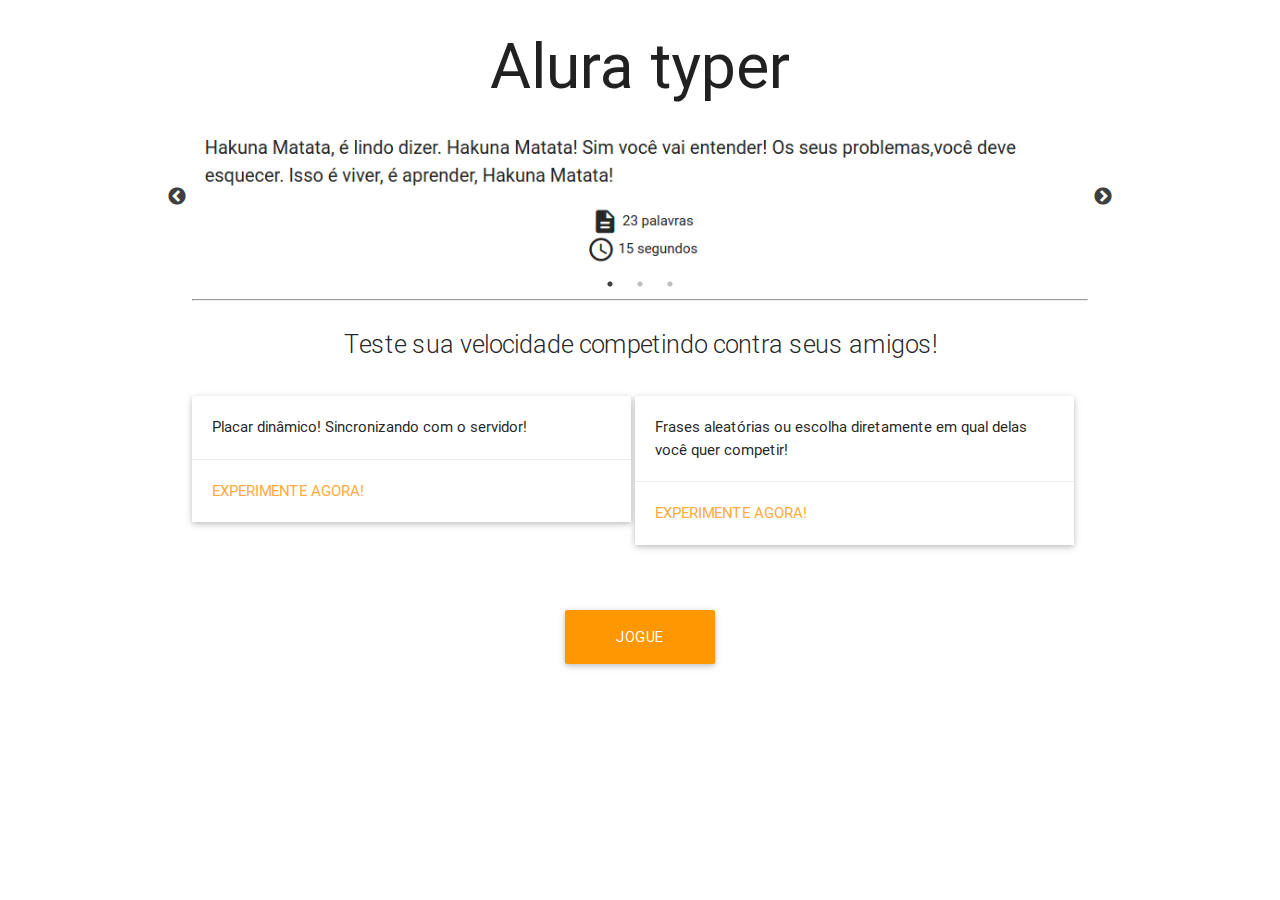
<file: public/index.html>
<!DOCTYPE html>
<html lang="en">
<head>
    <meta charset="UTF-8">
    <title>Alura Typer</title>

    <link rel="stylesheet" href="css/libs/materialize.min.css">
    <link href="css/libs/google-fonts.css" rel="stylesheet">
    <link rel="stylesheet" type="text/css" href="slick/slick.css"/>
    <link rel="stylesheet" type="text/css" href="slick/slick-theme.css"/>
    <link href="css/index.css" rel="stylesheet">
</head>
<body>
    <section class="container">
        <h1 class="center titulo header">Alura typer</h1>
        <div class="slider">
            <img src="img/slide1.png" class="imagem-jogo">
            <img src="img/slide2.png" class="imagem-jogo">
            <img src="img/slide3.png" class="imagem-jogo">
        </div>
        <hr>
        <p class="flow-text center">Teste sua velocidade competindo contra seus amigos!</p>
        <div class="card">
           <div class="card-image">
             <!-- <img src="images/sample-1.jpg"> -->
           </div>
           <div class="card-content">
             <p>Placar dinâmico! Sincronizando com o servidor!</p>
           </div>
           <div class="card-action">
             <a href="principal.html">Experimente agora!</a>
           </div>
         </div>
         <div class="card">
           <div class="card-image">
             <!-- <img src="img/sl.jpg"> -->
           </div>
           <div class="card-content">
             <p>Frases aleatórias ou escolha diretamente em qual delas você quer competir!</p>
           </div>
           <div class="card-action">
             <a href="principal.html">Experimente agora!</a>
           </div>
         </div>

         <a class="waves-effect waves-light btn-large orange" id="botao-jogue" href="principal.html">Jogue agora!</a>

    </section>

    <script src="js/jquery.js"></script>
    <script src="slick/slick.min.js"></script>
    <script src="js/slider.js"></script>

</body>
</html>
</file>
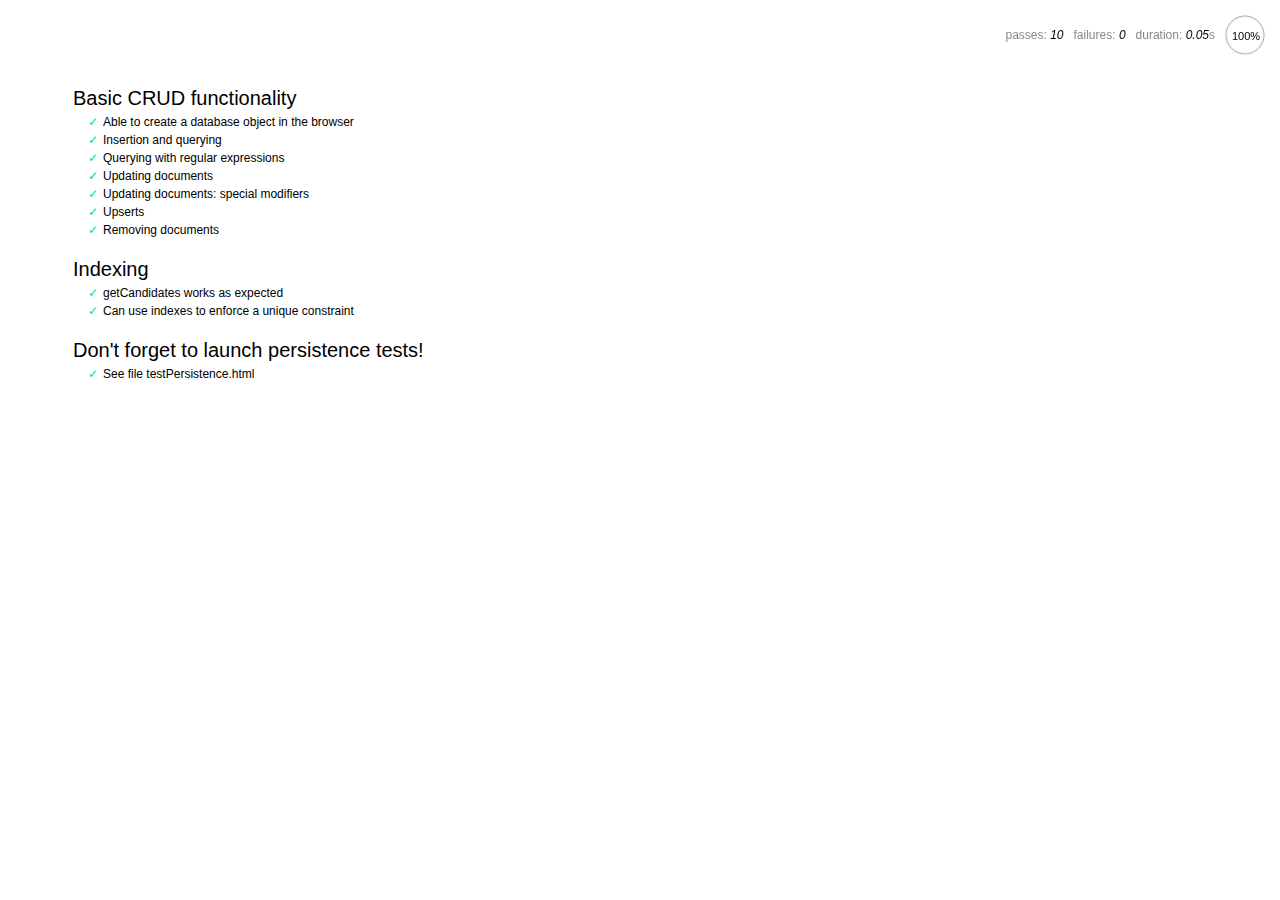
<file: servidor/node_modules/nedb/browser-version/test/index.html>
<!DOCTYPE html>
<html>
<head>
  <meta charset="utf-8">
  <title>Mocha tests for NeDB</title>
  <link rel="stylesheet" href="mocha.css">
</head>
<body>
  <div id="mocha"></div>
  <script src="jquery.min.js"></script>
  <script src="chai.js"></script>
  <script src="underscore.min.js"></script>
  <script src="mocha.js"></script>
  <script>mocha.setup('bdd')</script>
  <script src="../out/nedb.min.js"></script>
  <script src="localforage.js"></script>
  <script src="nedb-browser.js"></script>
  <script>
    mocha.checkLeaks();
    mocha.globals(['jQuery']);
    mocha.run();
  </script>
</body>
</html>
</file>
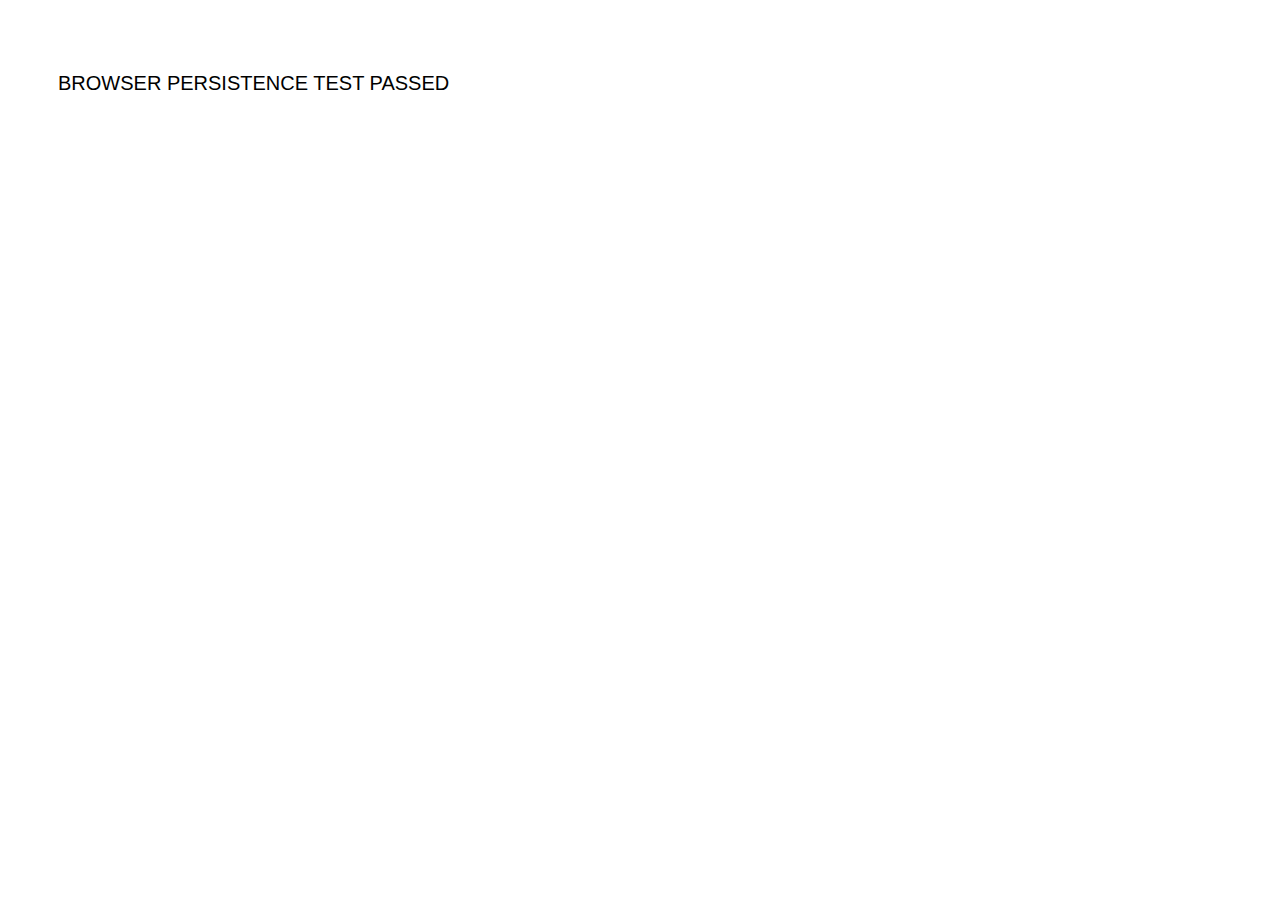
<file: servidor/node_modules/nedb/browser-version/test/testPersistence.html>
<!DOCTYPE html>
<html>
<head>
  <meta charset="utf-8">
  <title>Test NeDB persistence in the browser</title>
  <link rel="stylesheet" href="mocha.css">
</head>
<body>
  <div id="results"></div>
  <script src="../out/nedb.js"></script>
  <script src="./testPersistence.js"></script>
</body>
</html>
</file>
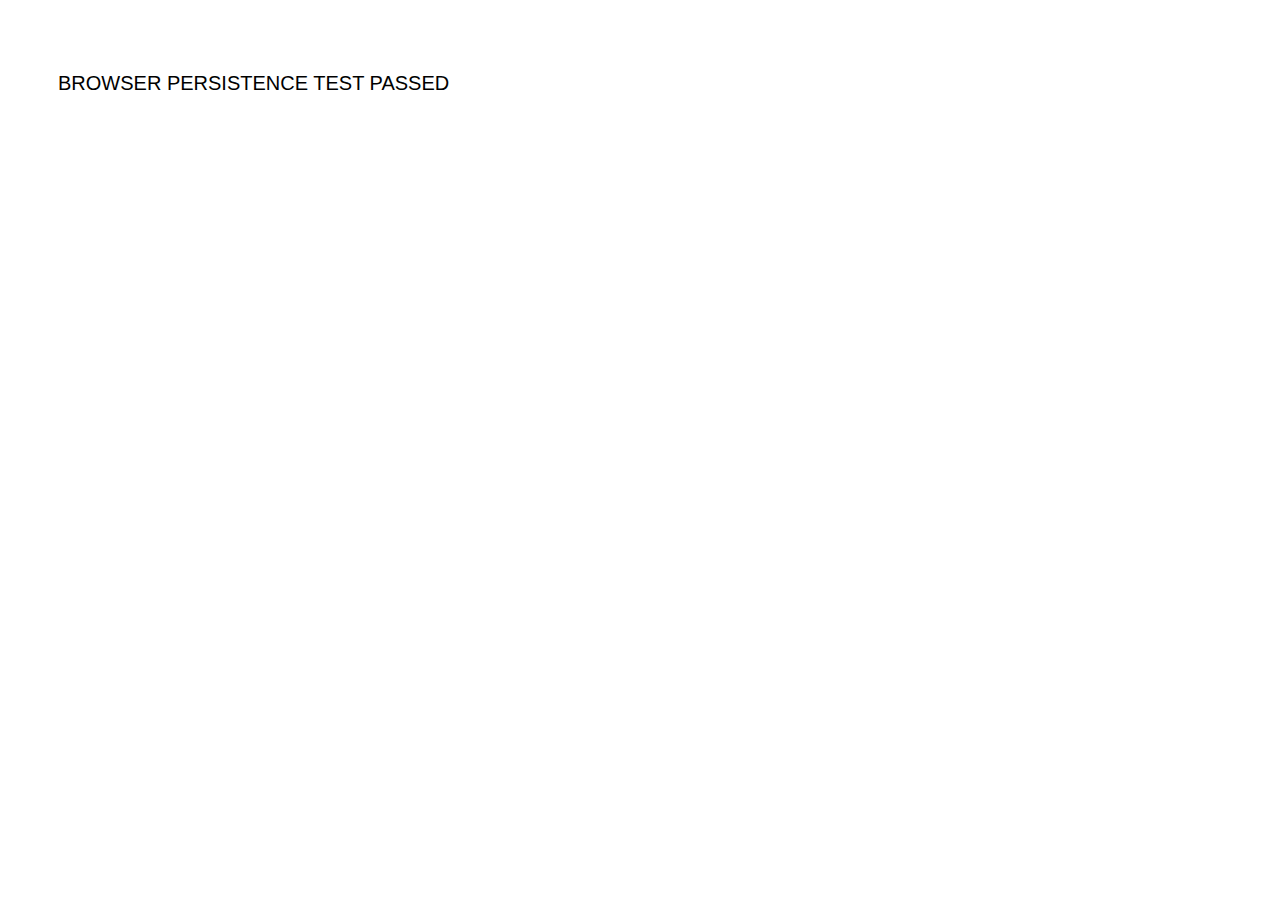
<file: servidor/node_modules/nedb/browser-version/test/testPersistence2.html>
<!DOCTYPE html>
<html>
<head>
  <meta charset="utf-8">
  <title>Test NeDB persistence in the browser - Results</title>
  <link rel="stylesheet" href="mocha.css">
</head>
<body>
  <div id="results"></div>
  <script src="jquery.min.js"></script>
  <script src="../out/nedb.js"></script>
  <script src="./testPersistence2.js"></script>
</body>
</html>
</file>
<file: public/css/libs/google-fonts.css>
/* fallback */
@font-face {
  font-family: 'Material Icons';
  font-style: normal;
  font-weight: 400;
  src: local('../../fonts/Material Icons'), local('../../fonts/MaterialIcons-Regular'), url(https://fonts.gstatic.com/s/materialicons/v17/2fcrYFNaTjcS6g4U3t-Y5ZjZjT5FdEJ140U2DJYC3mY.woff2) format('woff2');
}

.material-icons {
  font-family: 'Material Icons';
  font-weight: normal;
  font-style: normal;
  font-size: 24px;
  line-height: 1;
  letter-spacing: normal;
  text-transform: none;
  display: inline-block;
  white-space: nowrap;
  word-wrap: normal;
  direction: ltr;
  -webkit-font-feature-settings: 'liga';
  -webkit-font-smoothing: antialiased;
}
</file>
<file: servidor/node_modules/nedb/browser-version/test/mocha.css>
@charset "UTF-8";
body {
  font: 20px/1.5 "Helvetica Neue", Helvetica, Arial, sans-serif;
  padding: 60px 50px;
}

#mocha ul, #mocha li {
  margin: 0;
  padding: 0;
}

#mocha ul {
  list-style: none;
}

#mocha h1, #mocha h2 {
  margin: 0;
}

#mocha h1 {
  margin-top: 15px;
  font-size: 1em;
  font-weight: 200;
}

#mocha h1 a {
  text-decoration: none;
  color: inherit;
}

#mocha h1 a:hover {
  text-decoration: underline;
}

#mocha .suite .suite h1 {
  margin-top: 0;
  font-size: .8em;
}

#mocha h2 {
  font-size: 12px;
  font-weight: normal;
  cursor: pointer;
}

#mocha .suite {
  margin-left: 15px;
}

#mocha .test {
  margin-left: 15px;
}

#mocha .test:hover h2::after {
  position: relative;
  top: 0;
  right: -10px;
  content: '(view source)';
  font-size: 12px;
  font-family: arial;
  color: #888;
}

#mocha .test.pending:hover h2::after {
  content: '(pending)';
  font-family: arial;
}

#mocha .test.pass.medium .duration {
  background: #C09853;
}

#mocha .test.pass.slow .duration {
  background: #B94A48;
}

#mocha .test.pass::before {
  content: '✓';
  font-size: 12px;
  display: block;
  float: left;
  margin-right: 5px;
  color: #00d6b2;
}

#mocha .test.pass .duration {
  font-size: 9px;
  margin-left: 5px;
  padding: 2px 5px;
  color: white;
  -webkit-box-shadow: inset 0 1px 1px rgba(0,0,0,.2);
  -moz-box-shadow: inset 0 1px 1px rgba(0,0,0,.2);
  box-shadow: inset 0 1px 1px rgba(0,0,0,.2);
  -webkit-border-radius: 5px;
  -moz-border-radius: 5px;
  -ms-border-radius: 5px;
  -o-border-radius: 5px;
  border-radius: 5px;
}

#mocha .test.pass.fast .duration {
  display: none;
}

#mocha .test.pending {
  color: #0b97c4;
}

#mocha .test.pending::before {
  content: '◦';
  color: #0b97c4;
}

#mocha .test.fail {
  color: #c00;
}

#mocha .test.fail pre {
  color: black;
}

#mocha .test.fail::before {
  content: '✖';
  font-size: 12px;
  display: block;
  float: left;
  margin-right: 5px;
  color: #c00;
}

#mocha .test pre.error {
  color: #c00;
}

#mocha .test pre {
  display: inline-block;
  font: 12px/1.5 monaco, monospace;
  margin: 5px;
  padding: 15px;
  border: 1px solid #eee;
  border-bottom-color: #ddd;
  -webkit-border-radius: 3px;
  -webkit-box-shadow: 0 1px 3px #eee;
}

#report.pass .test.fail {
  display: none;
}

#report.fail .test.pass {
  display: none;
}

#error {
  color: #c00;
  font-size: 1.5  em;
  font-weight: 100;
  letter-spacing: 1px;
}

#stats {
  position: fixed;
  top: 15px;
  right: 10px;
  font-size: 12px;
  margin: 0;
  color: #888;
}

#stats .progress {
  float: right;
  padding-top: 0;
}

#stats em {
  color: black;
}

#stats a {
  text-decoration: none;
  color: inherit;
}

#stats a:hover {
  border-bottom: 1px solid #eee;
}

#stats li {
  display: inline-block;
  margin: 0 5px;
  list-style: none;
  padding-top: 11px;
}

code .comment { color: #ddd }
code .init { color: #2F6FAD }
code .string { color: #5890AD }
code .keyword { color: #8A6343 }
code .number { color: #2F6FAD }
</file>
<file: public/css/index.css>
.card{
	width: 49%;
	display: inline-block;
	vertical-align: top;
}


#botao-jogue{
	width: 150px;
	display: block;
	margin: 50px auto;
}

.slider {
	height: auto;
}

.slick-prev:before, .slick-next:before {
	color: black;
}
</file>
